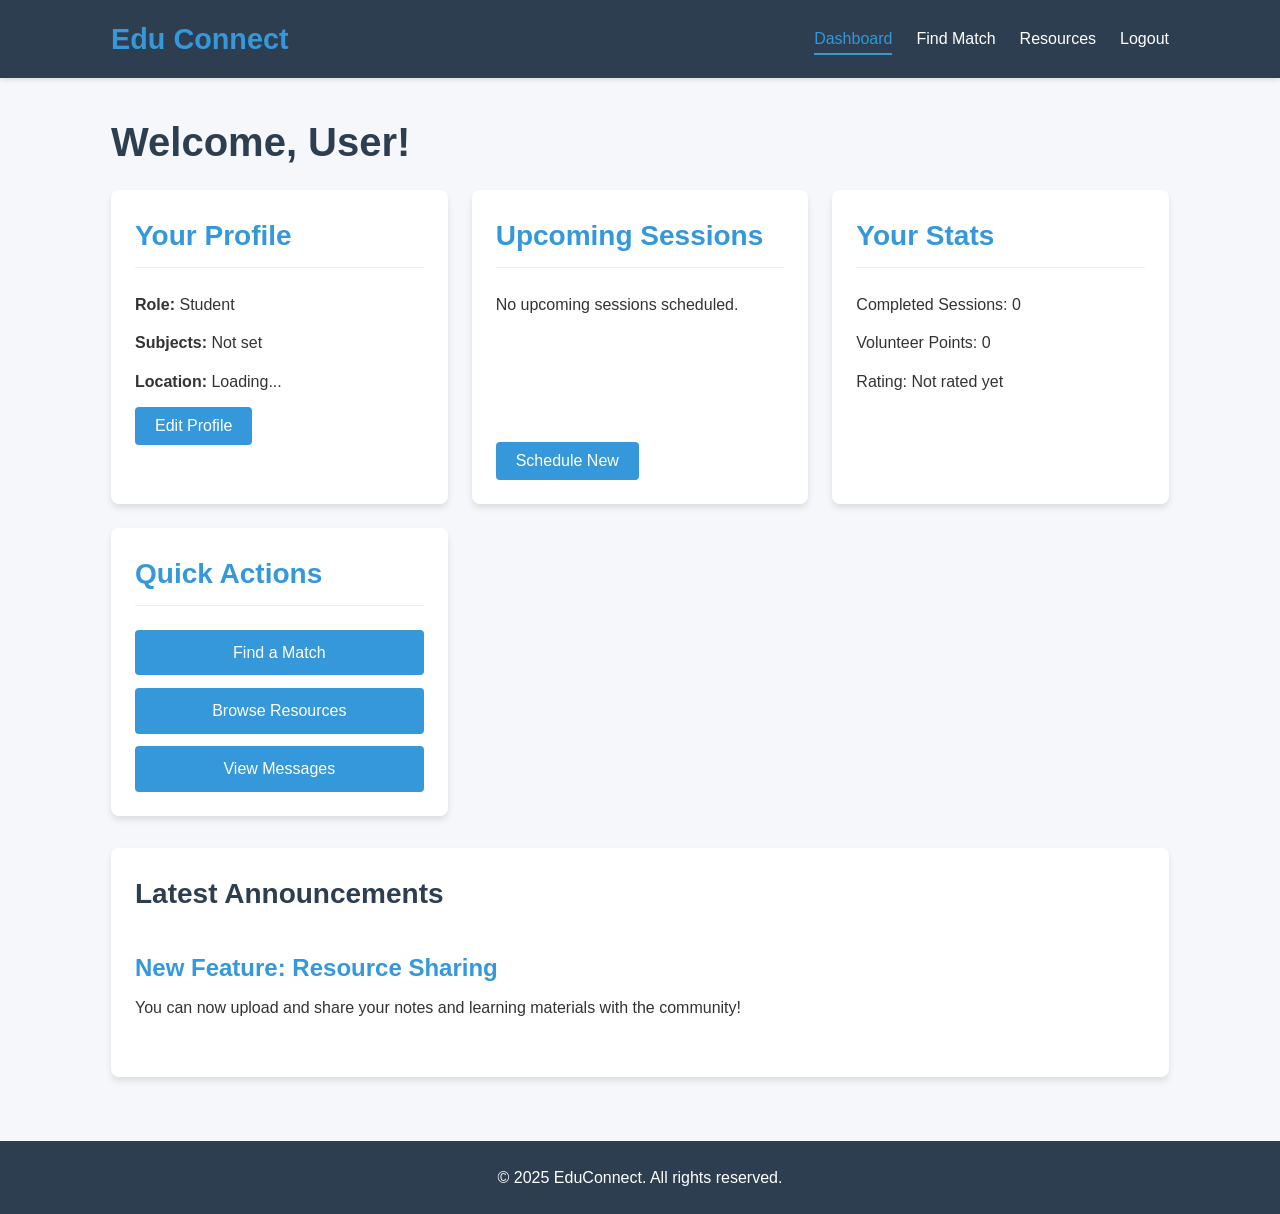
<file: dashboard.html>
<!DOCTYPE html>
<html lang="en">
<head>
    <meta charset="UTF-8">
    <meta name="viewport" content="width=device-width, initial-scale=1.0">
    <title>Dashboard | EduConnect</title>
    <link rel="stylesheet" href="css/style.css">
</head>
<body>
    <header>
        <div class="container">
            <div id="branding">
                <h1><span class="highlight">Edu Connect</span></h1>
            </div>
            <nav>
                <ul>
                    <li class="current"><a href="dashboard.html">Dashboard</a></li>
                    <li><a href="matching.html">Find Match</a></li>
                    <li><a href="resources.html">Resources</a></li>
                    <li><a href="#" id="logout">Logout</a></li>
                </ul>
            </nav>
        </div>
    </header>

    <section id="dashboard">
        <div class="container">
            <h1>Welcome, <span id="username">User</span>!</h1>
            
            <div class="dashboard-grid">
                <div class="dashboard-card">
                    <h3>Your Profile</h3>
                    <div id="profile-info">
                        <p><strong>Role:</strong> <span id="user-role">Student</span></p>
                        <p><strong>Subjects:</strong> <span id="user-subjects">Math, Science</span></p>
                        <p><strong>Location:</strong> <span id="user-location">Loading...</span></p>
                    </div>
                    <button class="button_1">Edit Profile</button>
                </div>
                
                <div class="dashboard-card">
                    <h3>Upcoming Sessions</h3>
                    <div id="upcoming-sessions">
                        <p>No upcoming sessions scheduled.</p>
                    </div>
                    <button class="button_1">Schedule New</button>
                </div>
                
                <div class="dashboard-card">
                    <h3>Your Stats</h3>
                    <div id="user-stats">
                        <p><strong>Completed Sessions:</strong> 0</p>
                        <p><strong>Volunteer Points:</strong> 0</p>
                        <p><strong>Rating:</strong> Not rated yet</p>
                    </div>
                </div>
                
                <div class="dashboard-card">
                    <h3>Quick Actions</h3>
                    <div class="quick-actions">
                        <a href="matching.html" class="button_1">Find a Match</a>
                        <a href="resources.html" class="button_1">Browse Resources</a>
                        <a href="#" class="button_1">View Messages</a>
                    </div>
                </div>
            </div>
            
            <div class="announcements">
                <h3>Latest Announcements</h3>
                <div class="announcement">
                    <h4>New Feature: Resource Sharing</h4>
                    <p>You can now upload and share your notes and learning materials with the community!</p>
                </div>
            </div>
        </div>
    </section>

    <footer>
        <div class="container">
             <p>&copy; 2025 EduConnect. All rights reserved.</p>
        </div>
    </footer>

    <script src="js/main.js"></script>
</body>
</html>
</file>
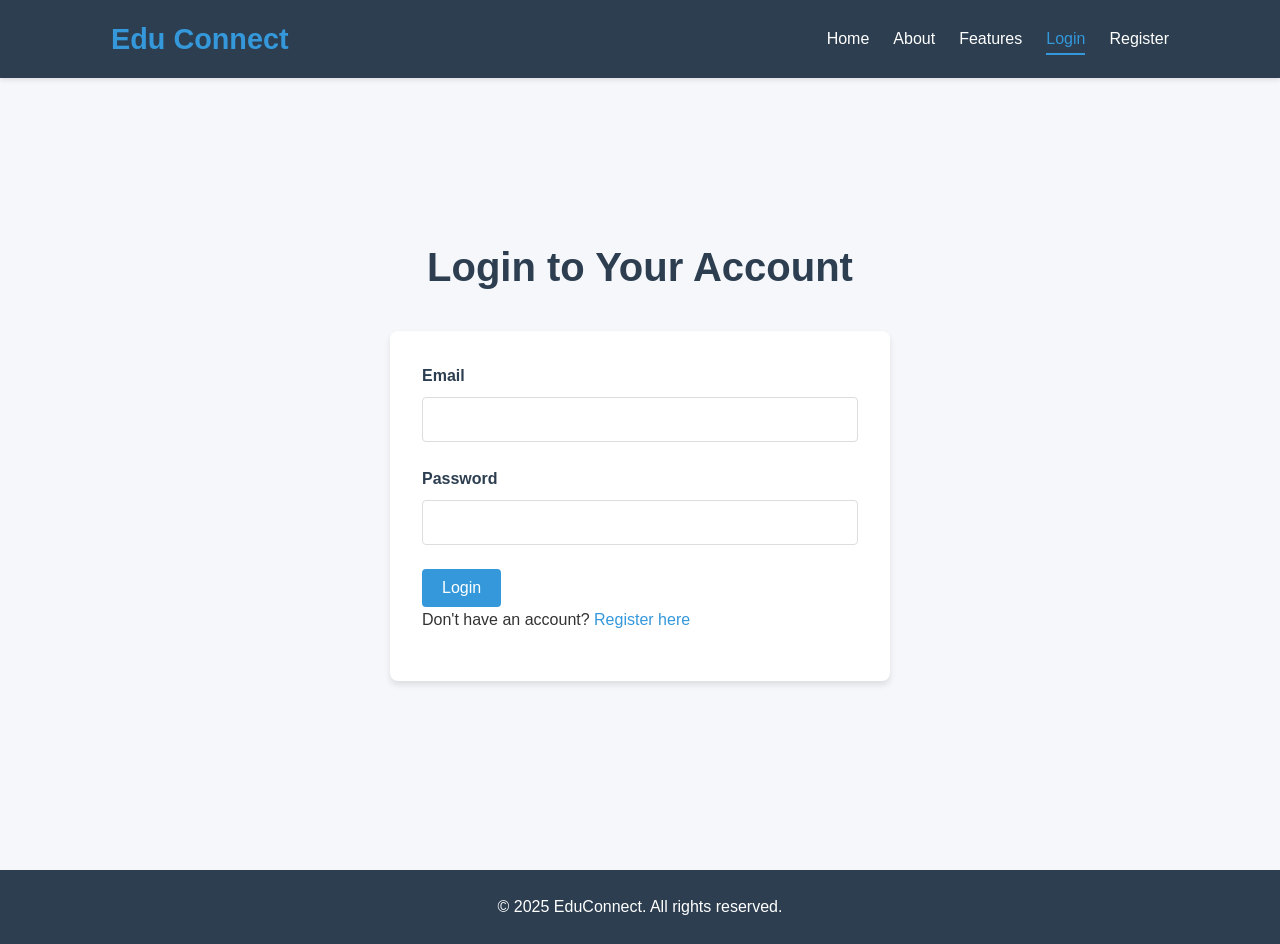
<file: login.html>
<!DOCTYPE html>
<html lang="en">
<head>
    <meta charset="UTF-8">
    <meta name="viewport" content="width=device-width, initial-scale=1.0">
    <title>Login | EduConnect</title>
    <link rel="stylesheet" href="css/style.css">
</head>
<body>
    <header>
        <div class="container">
            <div id="branding">
                <h1><span class="highlight">Edu Connect</span></h1>
            </div>
            <nav>
                <ul>
                    <li><a href="index.html">Home</a></li>
                    <li><a href="#about">About</a></li>
                    <li><a href="#features">Features</a></li>
                    <li class="current"><a href="login.html">Login</a></li>
                    <li><a href="register.html">Register</a></li>
                </ul>
            </nav>
        </div>
    </header>

    <section id="login">
        <div class="container">
            <h1>Login to Your Account</h1>
            <form id="login-form">
                <div class="form-group">
                    <label for="email">Email</label>
                    <input type="email" id="email" name="email" required>
                </div>
                <div class="form-group">
                    <label for="password">Password</label>
                    <input type="password" id="password" name="password" required>
                </div>
                <button type="submit" class="button_1">Login</button>
                <p>Don't have an account? <a href="register.html">Register here</a></p>
            </form>
        </div>
    </section>

    <footer>
        <div class="container">
             <p>&copy; 2025 EduConnect. All rights reserved.</p>
        </div>
    </footer>

    <script src="js/auth.js"></script>
</body>
</html>
</file>
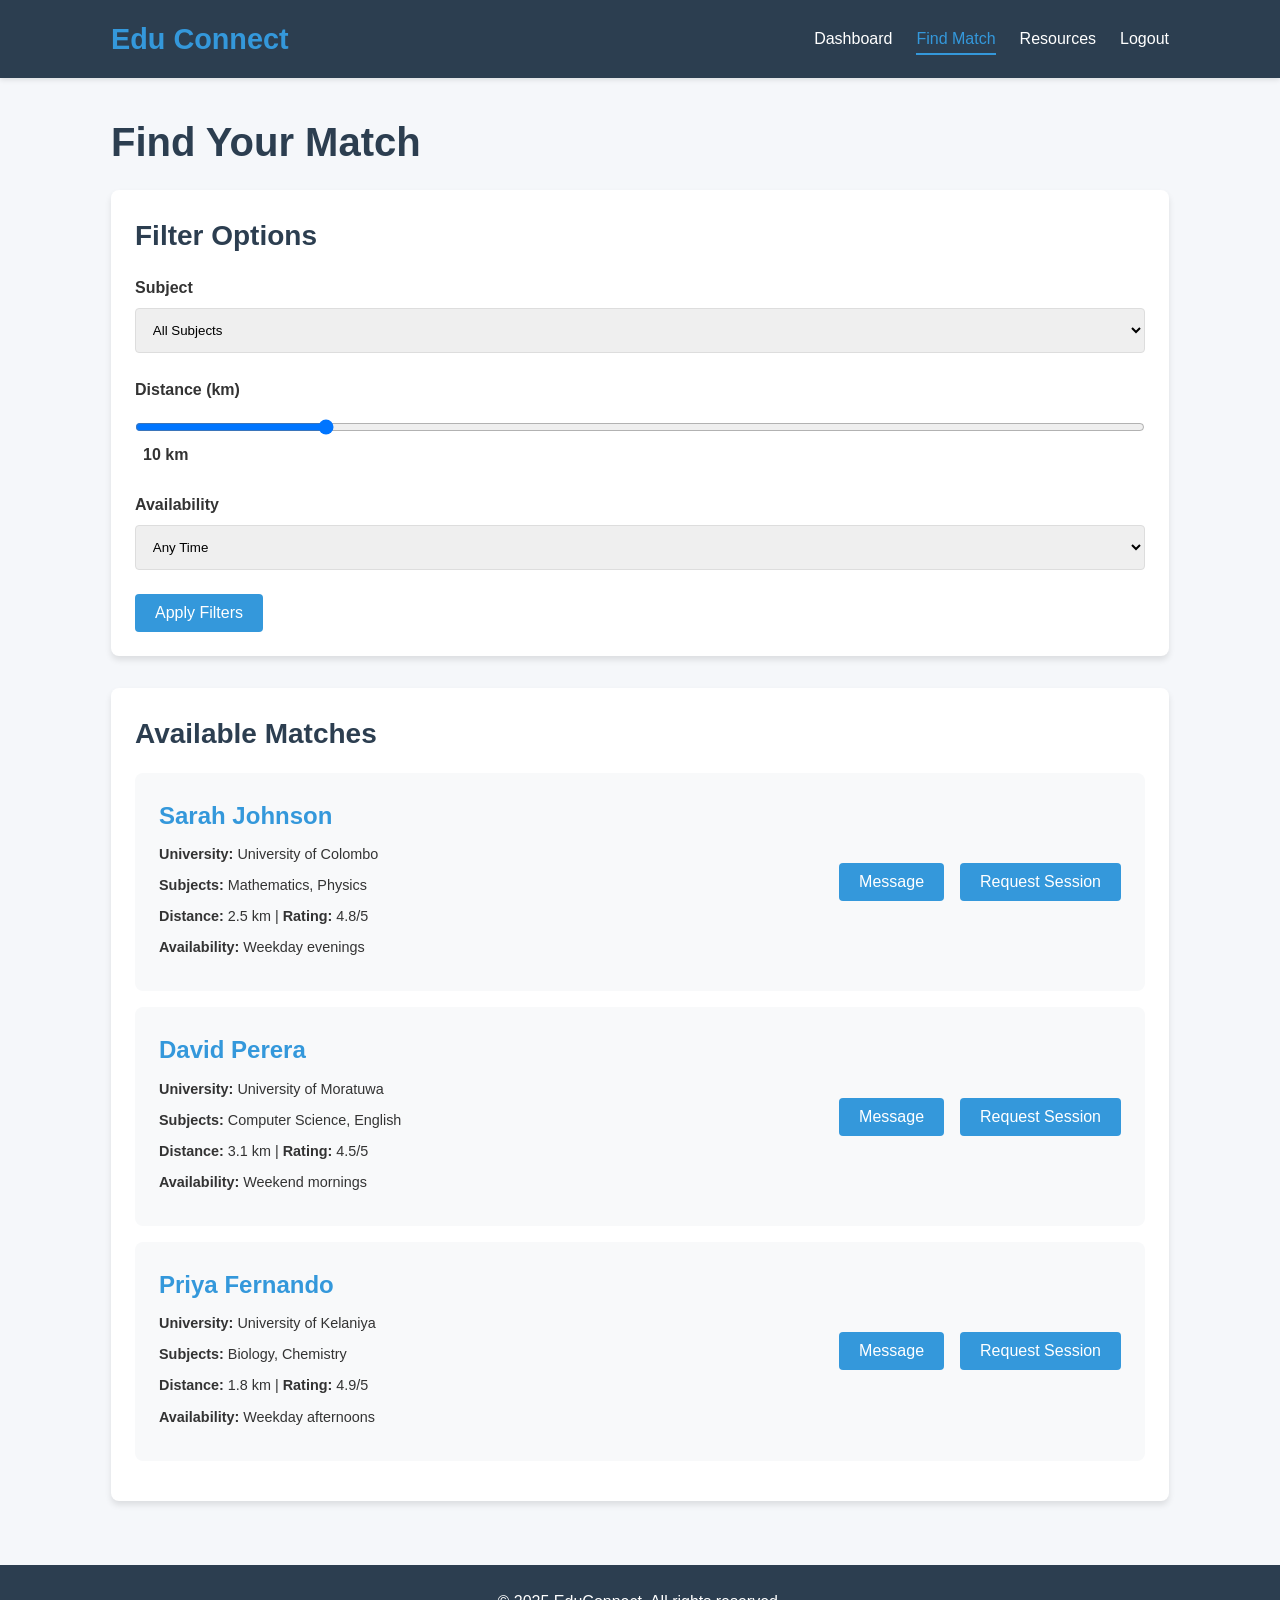
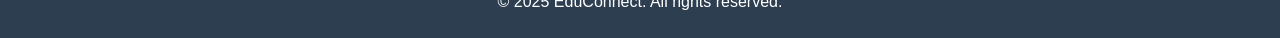
<file: matching.html>
<!DOCTYPE html>
<html lang="en">
<head>
    <meta charset="UTF-8">
    <meta name="viewport" content="width=device-width, initial-scale=1.0">
    <title>Find Match | EduConnect</title>
    <link rel="stylesheet" href="css/style.css">
</head>
<body>
    <header>
        <div class="container">
            <div id="branding">
                <h1><span class="highlight">Edu Connect</span></h1>
            </div>
            <nav>
                <ul>
                    <li><a href="dashboard.html">Dashboard</a></li>
                    <li class="current"><a href="matching.html">Find Match</a></li>
                    <li><a href="resources.html">Resources</a></li>
                    <li><a href="#" id="logout">Logout</a></li>
                </ul>
            </nav>
        </div>
    </header>

    <section id="matching">
        <div class="container">
            <h1>Find Your Match</h1>
            
            <div class="matching-filters">
                <h3>Filter Options</h3>
                <form id="filter-form">
                    <div class="filter-group">
                        <label for="subject">Subject</label>
                        <select id="subject" name="subject">
                            <option value="">All Subjects</option>
                            <option value="math">Mathematics</option>
                            <option value="science">Science</option>
                            <option value="english">English</option>
                            <option value="history">History</option>
                            <option value="computer">Computer Skills</option>
                        </select>
                    </div>
                    
                    <div class="filter-group">
                        <label for="distance">Distance (km)</label>
                        <input type="range" id="distance" name="distance" min="1" max="50" value="10">
                        <span id="distance-value">10 km</span>
                    </div>
                    
                    <div class="filter-group">
                        <label for="availability">Availability</label>
                        <select id="availability" name="availability">
                            <option value="">Any Time</option>
                            <option value="morning">Morning</option>
                            <option value="afternoon">Afternoon</option>
                            <option value="evening">Evening</option>
                            <option value="weekend">Weekend</option>
                        </select>
                    </div>
                    
                    <button type="submit" class="button_1">Apply Filters</button>
                </form>
            </div>
            
            <div class="matching-results">
                <h3>Available Matches</h3>
                <div id="matches-container">
                    <!-- Matches will be loaded here by JavaScript -->
                    <div class="no-matches">Loading matches...</div>
                </div>
            </div>
        </div>
    </section>

    <footer>
        <div class="container">
             <p>&copy; 2025 EduConnect. All rights reserved.</p>
        </div>
    </footer>

    <script src="js/matching.js"></script>
</body>
</html>
</file>
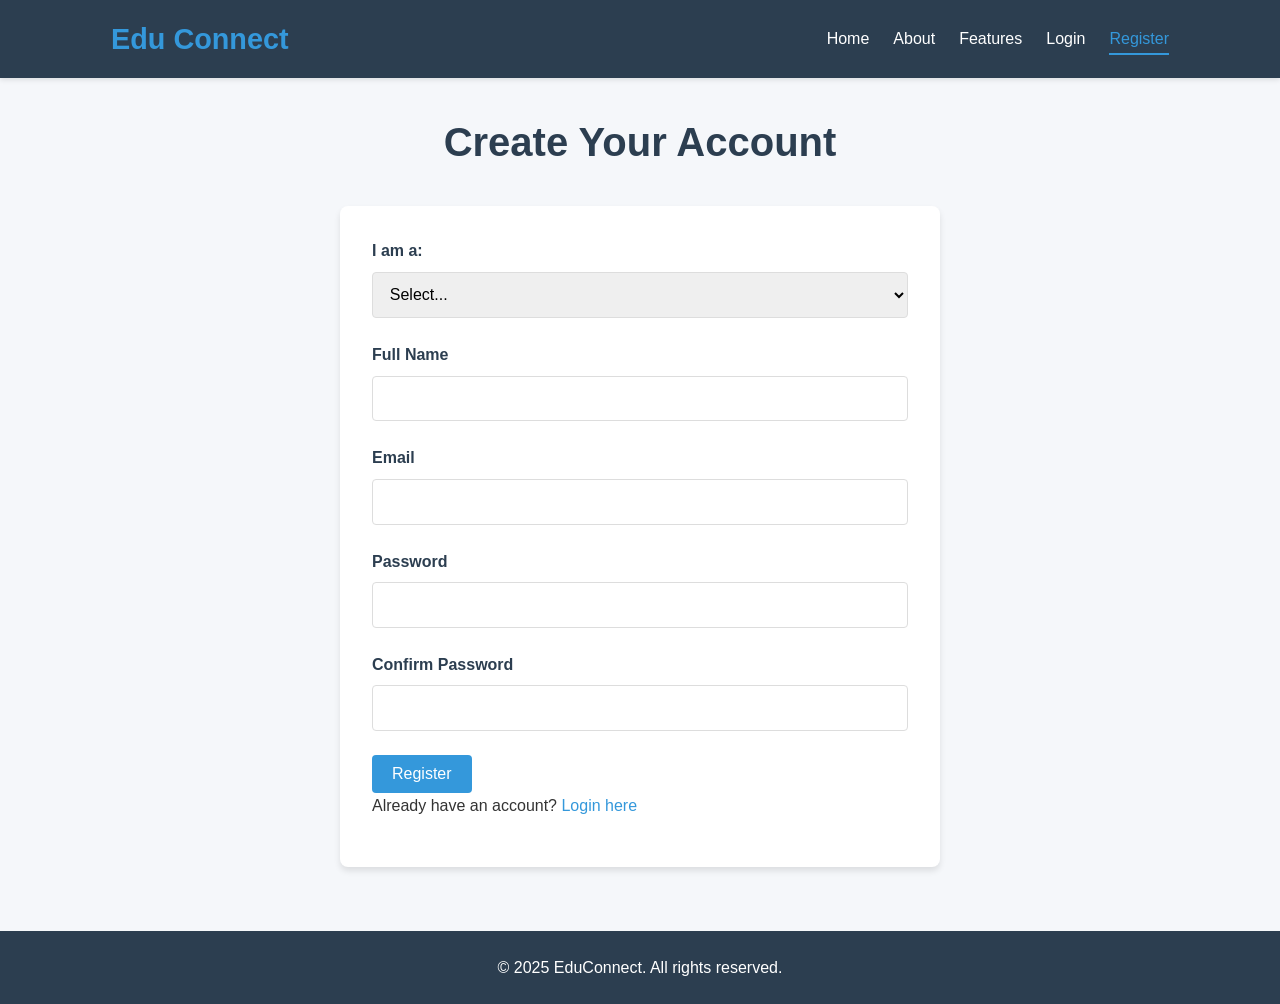
<file: register.html>
<!DOCTYPE html>
<html lang="en">
<head>
    <meta charset="UTF-8">
    <meta name="viewport" content="width=device-width, initial-scale=1.0">
    <title>Register | EduConnect</title>
    <link rel="stylesheet" href="css/style.css">
</head>
<body>
    <header>
        <div class="container">
            <div id="branding">
                <h1><span class="highlight">Edu Connect</span></h1>
            </div>
            <nav>
                <ul>
                    <li><a href="index.html">Home</a></li>
                    <li><a href="#about">About</a></li>
                    <li><a href="#features">Features</a></li>
                    <li><a href="login.html">Login</a></li>
                    <li class="current"><a href="register.html">Register</a></li>
                </ul>
            </nav>
        </div>
    </header>

    <section id="register">
        <div class="container">
            <h1>Create Your Account</h1>
            <form id="register-form">
                <div class="form-group">
                    <label for="user-type">I am a:</label>
                    <select id="user-type" name="user-type" required>
                        <option value="">Select...</option>
                        <option value="student">University Student (Tutor)</option>
                        <option value="learner">Learner</option>
                    </select>
                </div>
                
                <div class="form-group">
                    <label for="name">Full Name</label>
                    <input type="text" id="name" name="name" required>
                </div>
                
                <div class="form-group">
                    <label for="email">Email</label>
                    <input type="email" id="email" name="email" required>
                </div>
                
                <div class="form-group">
                    <label for="password">Password</label>
                    <input type="password" id="password" name="password" required>
                </div>
                
                <div class="form-group">
                    <label for="confirm-password">Confirm Password</label>
                    <input type="password" id="confirm-password" name="confirm-password" required>
                </div>
                
                <div id="student-fields" class="hidden">
                    <div class="form-group">
                        <label for="university">University</label>
                        <input type="text" id="university" name="university">
                    </div>
                    <div class="form-group">
                        <label for="subjects">Subjects You Can Teach</label>
                        <input type="text" id="subjects" name="subjects" placeholder="Math, Science, English...">
                    </div>
                </div>
                
                <div id="learner-fields" class="hidden">
                    <div class="form-group">
                        <label for="needs">Subjects You Need Help With</label>
                        <input type="text" id="needs" name="needs" placeholder="Math, Reading, Computer Skills...">
                    </div>
                </div>
                
                <button type="submit" class="button_1">Register</button>
                <p>Already have an account? <a href="login.html">Login here</a></p>
            </form>
        </div>
    </section>

    <footer>
        <div class="container">
             <p>&copy; 2025 EduConnect. All rights reserved.</p>
        </div>
    </footer>

    <script src="js/auth.js"></script>
</body>
</html>
</file>
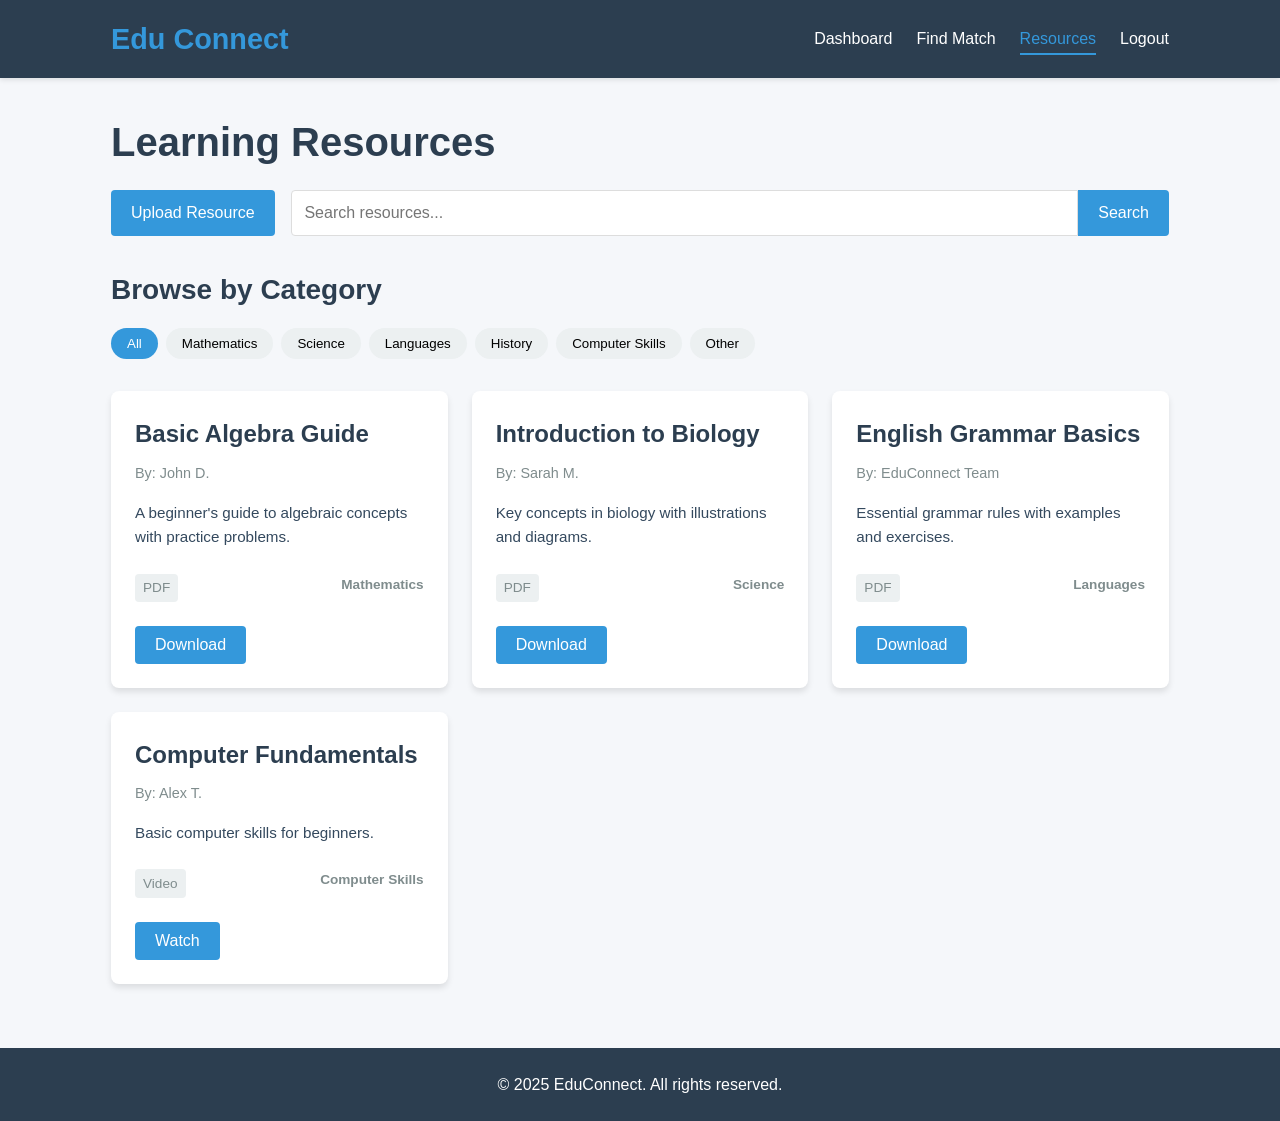
<file: resources.html>
<!DOCTYPE html>
<html lang="en">
<head>
    <meta charset="UTF-8">
    <meta name="viewport" content="width=device-width, initial-scale=1.0">
    <title>Resources | EduConnect</title>
    <link rel="stylesheet" href="css/style.css">
</head>
<body>
    <header>
        <div class="container">
            <div id="branding">
                <h1><span class="highlight">Edu Connect</span></h1>
            </div>
            <nav>
                <ul>
                    <li><a href="dashboard.html">Dashboard</a></li>
                    <li><a href="matching.html">Find Match</a></li>
                    <li class="current"><a href="resources.html">Resources</a></li>
                    <li><a href="#" id="logout">Logout</a></li>
                </ul>
            </nav>
        </div>
    </header>

    <section id="resources">
        <div class="container">
            <h1>Learning Resources</h1>
            
            <div class="resource-actions">
                <button id="upload-resource" class="button_1">Upload Resource</button>
                <div class="search-resources">
                    <input type="text" placeholder="Search resources..." id="resource-search">
                    <button class="button_1">Search</button>
                </div>
            </div>
            
            <div class="resource-categories">
                <h3>Browse by Category</h3>
                <div class="category-buttons">
                    <button class="category-button active" data-category="all">All</button>
                    <button class="category-button" data-category="math">Mathematics</button>
                    <button class="category-button" data-category="science">Science</button>
                    <button class="category-button" data-category="language">Languages</button>
                    <button class="category-button" data-category="history">History</button>
                    <button class="category-button" data-category="computer">Computer Skills</button>
                    <button class="category-button" data-category="other">Other</button>
                </div>
            </div>
            
            <div class="resources-grid">
                <div class="resource-card">
                    <h4>Basic Algebra Guide</h4>
                    <p class="resource-author">By: John D.</p>
                    <p class="resource-description">A beginner's guide to algebraic concepts with practice problems.</p>
                    <div class="resource-meta">
                        <span class="resource-type">PDF</span>
                        <span class="resource-category">Mathematics</span>
                    </div>
                    <button class="button_1">Download</button>
                </div>
                
                <div class="resource-card">
                    <h4>Introduction to Biology</h4>
                    <p class="resource-author">By: Sarah M.</p>
                    <p class="resource-description">Key concepts in biology with illustrations and diagrams.</p>
                    <div class="resource-meta">
                        <span class="resource-type">PDF</span>
                        <span class="resource-category">Science</span>
                    </div>
                    <button class="button_1">Download</button>
                </div>
                
                <div class="resource-card">
                    <h4>English Grammar Basics</h4>
                    <p class="resource-author">By: EduConnect Team</p>
                    <p class="resource-description">Essential grammar rules with examples and exercises.</p>
                    <div class="resource-meta">
                        <span class="resource-type">PDF</span>
                        <span class="resource-category">Languages</span>
                    </div>
                    <button class="button_1">Download</button>
                </div>
                
                <div class="resource-card">
                    <h4>Computer Fundamentals</h4>
                    <p class="resource-author">By: Alex T.</p>
                    <p class="resource-description">Basic computer skills for beginners.</p>
                    <div class="resource-meta">
                        <span class="resource-type">Video</span>
                        <span class="resource-category">Computer Skills</span>
                    </div>
                    <button class="button_1">Watch</button>
                </div>
            </div>
        </div>
    </section>

    <!-- Upload Resource Modal (hidden by default) -->
    <div id="upload-modal" class="modal">
        <div class="modal-content">
            <span class="close">&times;</span>
            <h2>Upload a Resource</h2>
            <form id="upload-form">
                <div class="form-group">
                    <label for="resource-title">Title</label>
                    <input type="text" id="resource-title" required>
                </div>
                <div class="form-group">
                    <label for="resource-description">Description</label>
                    <textarea id="resource-description" required></textarea>
                </div>
                <div class="form-group">
                    <label for="resource-category">Category</label>
                    <select id="resource-category" required>
                        <option value="">Select...</option>
                        <option value="math">Mathematics</option>
                        <option value="science">Science</option>
                        <option value="language">Languages</option>
                        <option value="history">History</option>
                        <option value="computer">Computer Skills</option>
                        <option value="other">Other</option>
                    </select>
                </div>
                <div class="form-group">
                    <label for="resource-file">File</label>
                    <input type="file" id="resource-file" required>
                </div>
                <button type="submit" class="button_1">Upload</button>
            </form>
        </div>
    </div>

    <footer>
        <div class="container">
            <p>&copy; 2025 EduConnect. All rights reserved.</p>
        </div>
    </footer>

    <script src="js/main.js"></script>
</body>
</html>
</file>
<file: css/style.css>
/* style.css - Complete Stylesheet for EduConnect */

/* ===== Global Styles ===== */
* {
    margin: 0;
    padding: 0;
    box-sizing: border-box;
}

body {
    font-family: 'Segoe UI', Tahoma, Geneva, Verdana, sans-serif;
    line-height: 1.6;
    color: #333;
    background: #f5f7fa;
}

.container {
    width: 85%;
    max-width: 1200px;
    margin: 0 auto;
    padding: 0 15px;
}

.hidden {
    display: none !important;
}

/* ===== Typography ===== */
h1, h2, h3, h4, h5, h6 {
    color: #2c3e50;
    margin-bottom: 1rem;
}

h1 {
    font-size: 2.5rem;
}

h2 {
    font-size: 2rem;
}

h3 {
    font-size: 1.75rem;
}

h4 {
    font-size: 1.5rem;
}

p {
    margin-bottom: 1rem;
}

a {
    text-decoration: none;
    color: #3498db;
    transition: color 0.3s;
}

a:hover {
    color: #2980b9;
}

/* ===== Buttons ===== */
.button_1 {
    display: inline-block;
    padding: 10px 20px;
    background: #3498db;
    color: white;
    border: none;
    border-radius: 4px;
    cursor: pointer;
    font-size: 1rem;
    transition: all 0.3s;
    text-align: center;
}

.button_1:hover {
    background: #2980b9;
    transform: translateY(-2px);
    box-shadow: 0 4px 8px rgba(0, 0, 0, 0.1);
}

.button_1.secondary {
    background: #95a5a6;
}

.button_1.secondary:hover {
    background: #7f8c8d;
}

.button_1.danger {
    background: #e74c3c;
}

.button_1.danger:hover {
    background: #c0392b;
}

.button_1.small {
    padding: 5px 10px;
    font-size: 0.9rem;
}

/* ===== Header & Navigation ===== */
header {
    background: #2c3e50;
    color: white;
    padding: 1rem 0;
    box-shadow: 0 2px 5px rgba(0, 0, 0, 0.1);
    position: sticky;
    top: 0;
    z-index: 100;
}

header .container {
    display: flex;
    justify-content: space-between;
    align-items: center;
}

#branding {
    display: flex;
    align-items: center;
}

#branding h1 {
    margin: 0;
    font-size: 1.8rem;
}

#branding .highlight {
    color: #3498db;
}

nav ul {
    display: flex;
    list-style: none;
}

nav li {
    margin-left: 1.5rem;
}

nav a {
    color: white;
    font-weight: 500;
    padding: 0.5rem 0;
    position: relative;
}

nav a:hover {
    color: #3498db;
}

nav a::after {
    content: '';
    position: absolute;
    bottom: 0;
    left: 0;
    width: 0;
    height: 2px;
    background: #3498db;
    transition: width 0.3s;
}

nav a:hover::after {
    width: 100%;
}

.current a {
    color: #3498db;
}

.current a::after {
    width: 100%;
}

/* ===== Hero Section ===== */
#showcase {
    background: linear-gradient(rgba(44, 62, 80, 0.8), rgba(44, 62, 80, 0.8)), 
                url('../images/showcase.jpg') no-repeat center center/cover;
    color: white;
    padding: 5rem 0;
    text-align: center;
}

#showcase h1 {
    font-size: 3rem;
    margin-bottom: 1rem;
    animation: fadeIn 1s ease-in;
}

#showcase p {
    font-size: 1.2rem;
    max-width: 700px;
    margin: 0 auto 2rem;
}

@keyframes fadeIn {
    from { opacity: 0; transform: translateY(20px); }
    to { opacity: 1; transform: translateY(0); }
}

/* ===== Newsletter Section ===== */
#newsletter {
    background: #34495e;
    color: white;
    padding: 1.5rem 0;
}

#newsletter .container {
    display: flex;
    justify-content: space-between;
    align-items: center;
    flex-wrap: wrap;
}

#newsletter h1 {
    margin: 0;
    font-size: 1.5rem;
}

#newsletter form {
    display: flex;
    flex-wrap: wrap;
}

#newsletter input[type="email"] {
    padding: 0.7rem;
    width: 250px;
    border: none;
    border-radius: 4px 0 0 4px;
    font-size: 1rem;
}

#newsletter button {
    border-radius: 0 4px 4px 0;
}

/* ===== Features Boxes ===== */
#boxes {
    padding: 3rem 0;
}

#boxes .container {
    display: grid;
    grid-template-columns: repeat(auto-fit, minmax(300px, 1fr));
    gap: 2rem;
}

.box {
    background: white;
    padding: 2rem;
    border-radius: 8px;
    text-align: center;
    box-shadow: 0 4px 6px rgba(0, 0, 0, 0.1);
    transition: transform 0.3s, box-shadow 0.3s;
}

.box:hover {
    transform: translateY(-5px);
    box-shadow: 0 6px 12px rgba(0, 0, 0, 0.15);
}

.box img {
    width: 80px;
    height: 80px;
    margin-bottom: 1rem;
}

/* ===== Section Styling ===== */
.section {
    padding: 3rem 0;
}

.section h2 {
    text-align: center;
    margin-bottom: 2rem;
    position: relative;
}

.section h2::after {
    content: '';
    display: block;
    width: 80px;
    height: 4px;
    background: #3498db;
    margin: 0.5rem auto 0;
}

.features-list {
    list-style: none;
    max-width: 600px;
    margin: 0 auto;
}

.features-list li {
    padding: 0.8rem 0;
    border-bottom: 1px solid #ecf0f1;
    display: flex;
    align-items: center;
}

.features-list li::before {
    content: '✓';
    color: #2ecc71;
    margin-right: 1rem;
    font-weight: bold;
}

/* ===== Form Styling ===== */
.form-group {
    margin-bottom: 1.5rem;
}

.form-group label {
    display: block;
    margin-bottom: 0.5rem;
    font-weight: 600;
    color: #2c3e50;
}

.form-group input,
.form-group select,
.form-group textarea {
    width: 100%;
    padding: 0.8rem;
    border: 1px solid #ddd;
    border-radius: 4px;
    font-size: 1rem;
    transition: border 0.3s;
}

.form-group input:focus,
.form-group select:focus,
.form-group textarea:focus {
    border-color: #3498db;
    outline: none;
    box-shadow: 0 0 0 3px rgba(52, 152, 219, 0.2);
}

.form-group textarea {
    min-height: 120px;
    resize: vertical;
}

/* ===== Login & Register Pages ===== */
#login, #register {
    min-height: calc(100vh - 140px);
    display: flex;
    align-items: center;
    padding: 2rem 0;
}

#login h1, #register h1 {
    text-align: center;
    margin-bottom: 2rem;
}

#login-form, #register-form {
    background: white;
    padding: 2rem;
    border-radius: 8px;
    box-shadow: 0 4px 6px rgba(0, 0, 0, 0.1);
    max-width: 500px;
    margin: 0 auto;
}

#register-form {
    max-width: 600px;
}

.form-footer {
    text-align: center;
    margin-top: 1.5rem;
}

/* ===== Dashboard Page ===== */
#dashboard {
    padding: 2rem 0;
}

.dashboard-header {
    display: flex;
    justify-content: space-between;
    align-items: center;
    margin-bottom: 2rem;
}

.dashboard-grid {
    display: grid;
    grid-template-columns: repeat(auto-fit, minmax(300px, 1fr));
    gap: 1.5rem;
    margin-bottom: 2rem;
}

.dashboard-card {
    background: white;
    padding: 1.5rem;
    border-radius: 8px;
    box-shadow: 0 4px 6px rgba(0, 0, 0, 0.1);
}

.dashboard-card h3 {
    color: #3498db;
    margin-bottom: 1.5rem;
    padding-bottom: 0.5rem;
    border-bottom: 1px solid #ecf0f1;
}

.quick-actions {
    display: grid;
    gap: 0.8rem;
}

#profile-info p, #user-stats p {
    margin-bottom: 0.8rem;
}

#upcoming-sessions {
    min-height: 150px;
}

.session-item {
    padding: 0.8rem 0;
    border-bottom: 1px solid #ecf0f1;
}

.session-item:last-child {
    border-bottom: none;
}

.announcements {
    background: white;
    padding: 1.5rem;
    border-radius: 8px;
    box-shadow: 0 4px 6px rgba(0, 0, 0, 0.1);
}

.announcement {
    padding: 1rem 0;
    border-bottom: 1px solid #ecf0f1;
}

.announcement:last-child {
    border-bottom: none;
}

.announcement h4 {
    color: #3498db;
    margin-bottom: 0.5rem;
}

/* ===== Matching Page ===== */
#matching {
    padding: 2rem 0;
}

.matching-filters {
    background: white;
    padding: 1.5rem;
    border-radius: 8px;
    box-shadow: 0 4px 6px rgba(0, 0, 0, 0.1);
    margin-bottom: 2rem;
}

.filter-group {
    margin-bottom: 1.5rem;
}

.filter-group label {
    display: block;
    margin-bottom: 0.5rem;
    font-weight: 600;
}

.filter-group select {
    width: 100%;
    padding: 0.8rem;
    border: 1px solid #ddd;
    border-radius: 4px;
}

.filter-group input[type="range"] {
    width: 100%;
    margin-top: 0.5rem;
}

#distance-value {
    display: inline-block;
    margin-left: 0.5rem;
    font-weight: 600;
}

.matching-results {
    background: white;
    padding: 1.5rem;
    border-radius: 8px;
    box-shadow: 0 4px 6px rgba(0, 0, 0, 0.1);
}

.match-card {
    display: flex;
    flex-wrap: wrap;
    padding: 1.5rem;
    margin-bottom: 1rem;
    border-radius: 8px;
    background: #f8f9fa;
    transition: all 0.3s;
}

.match-card:hover {
    transform: translateY(-3px);
    box-shadow: 0 4px 8px rgba(0, 0, 0, 0.1);
}

.match-info {
    flex: 1;
    min-width: 250px;
}

.match-info h4 {
    color: #3498db;
    margin-bottom: 0.5rem;
}

.match-info p {
    margin-bottom: 0.5rem;
    font-size: 0.9rem;
}

.match-actions {
    display: flex;
    align-items: center;
    gap: 1rem;
}

.no-matches {
    text-align: center;
    padding: 2rem;
    color: #7f8c8d;
}

/* ===== Resources Page ===== */
#resources {
    padding: 2rem 0;
}

.resource-actions {
    display: flex;
    justify-content: space-between;
    flex-wrap: wrap;
    gap: 1rem;
    margin-bottom: 2rem;
}

.search-resources {
    display: flex;
    flex: 1;
    min-width: 300px;
}

.search-resources input {
    flex: 1;
    padding: 0.8rem;
    border: 1px solid #ddd;
    border-radius: 4px 0 0 4px;
    font-size: 1rem;
}

.search-resources button {
    border-radius: 0 4px 4px 0;
}

.category-buttons {
    display: flex;
    flex-wrap: wrap;
    gap: 0.5rem;
    margin-bottom: 2rem;
}

.category-button {
    padding: 0.5rem 1rem;
    background: #ecf0f1;
    border: none;
    border-radius: 20px;
    cursor: pointer;
    transition: all 0.3s;
}

.category-button:hover {
    background: #bdc3c7;
}

.category-button.active {
    background: #3498db;
    color: white;
}

.resources-grid {
    display: grid;
    grid-template-columns: repeat(auto-fill, minmax(280px, 1fr));
    gap: 1.5rem;
}

.resource-card {
    background: white;
    padding: 1.5rem;
    border-radius: 8px;
    box-shadow: 0 4px 6px rgba(0, 0, 0, 0.1);
    transition: all 0.3s;
}

.resource-card:hover {
    transform: translateY(-5px);
    box-shadow: 0 6px 12px rgba(0, 0, 0, 0.15);
}

.resource-card h4 {
    color: #2c3e50;
    margin-bottom: 0.5rem;
}

.resource-author {
    font-size: 0.9rem;
    color: #7f8c8d;
    margin-bottom: 1rem;
}

.resource-description {
    font-size: 0.95rem;
    margin-bottom: 1.5rem;
    color: #34495e;
}

.resource-meta {
    display: flex;
    justify-content: space-between;
    font-size: 0.85rem;
    color: #7f8c8d;
    margin-bottom: 1.5rem;
}

.resource-type {
    background: #ecf0f1;
    padding: 0.2rem 0.5rem;
    border-radius: 4px;
}

.resource-category {
    font-weight: 600;
}

/* ===== Modal ===== */
.modal {
    display: none;
    position: fixed;
    top: 0;
    left: 0;
    width: 100%;
    height: 100%;
    background: rgba(0, 0, 0, 0.5);
    z-index: 1000;
    justify-content: center;
    align-items: center;
}

.modal-content {
    background: white;
    padding: 2rem;
    border-radius: 8px;
    width: 90%;
    max-width: 500px;
    max-height: 90vh;
    overflow-y: auto;
    box-shadow: 0 5px 15px rgba(0, 0, 0, 0.3);
    position: relative;
}

.close {
    position: absolute;
    top: 1rem;
    right: 1rem;
    font-size: 1.5rem;
    cursor: pointer;
    color: #7f8c8d;
    transition: color 0.3s;
}

.close:hover {
    color: #e74c3c;
}

/* ===== Footer ===== */
footer {
    background: #2c3e50;
    color: white;
    text-align: center;
    padding: 1.5rem 0;
    margin-top: 2rem;
}

footer p {
    margin: 0;
}

/* ===== Responsive Design ===== */
@media (max-width: 768px) {
    header .container {
        flex-direction: column;
        text-align: center;
    }

    nav ul {
        margin-top: 1rem;
        justify-content: center;
    }

    nav li {
        margin: 0 0.5rem;
    }

    #newsletter .container {
        flex-direction: column;
        gap: 1rem;
    }

    #newsletter form {
        width: 100%;
    }

    #newsletter input[type="email"] {
        width: 100%;
    }

    .match-card {
        flex-direction: column;
    }

    .match-actions {
        margin-top: 1rem;
        justify-content: flex-start;
    }
}

@media (max-width: 480px) {
    .container {
        width: 95%;
    }

    #showcase h1 {
        font-size: 2.2rem;
    }

    .box {
        padding: 1.5rem;
    }

    .dashboard-grid {
        grid-template-columns: 1fr;
    }

    .resources-grid {
        grid-template-columns: 1fr;
    }
}
</file>
